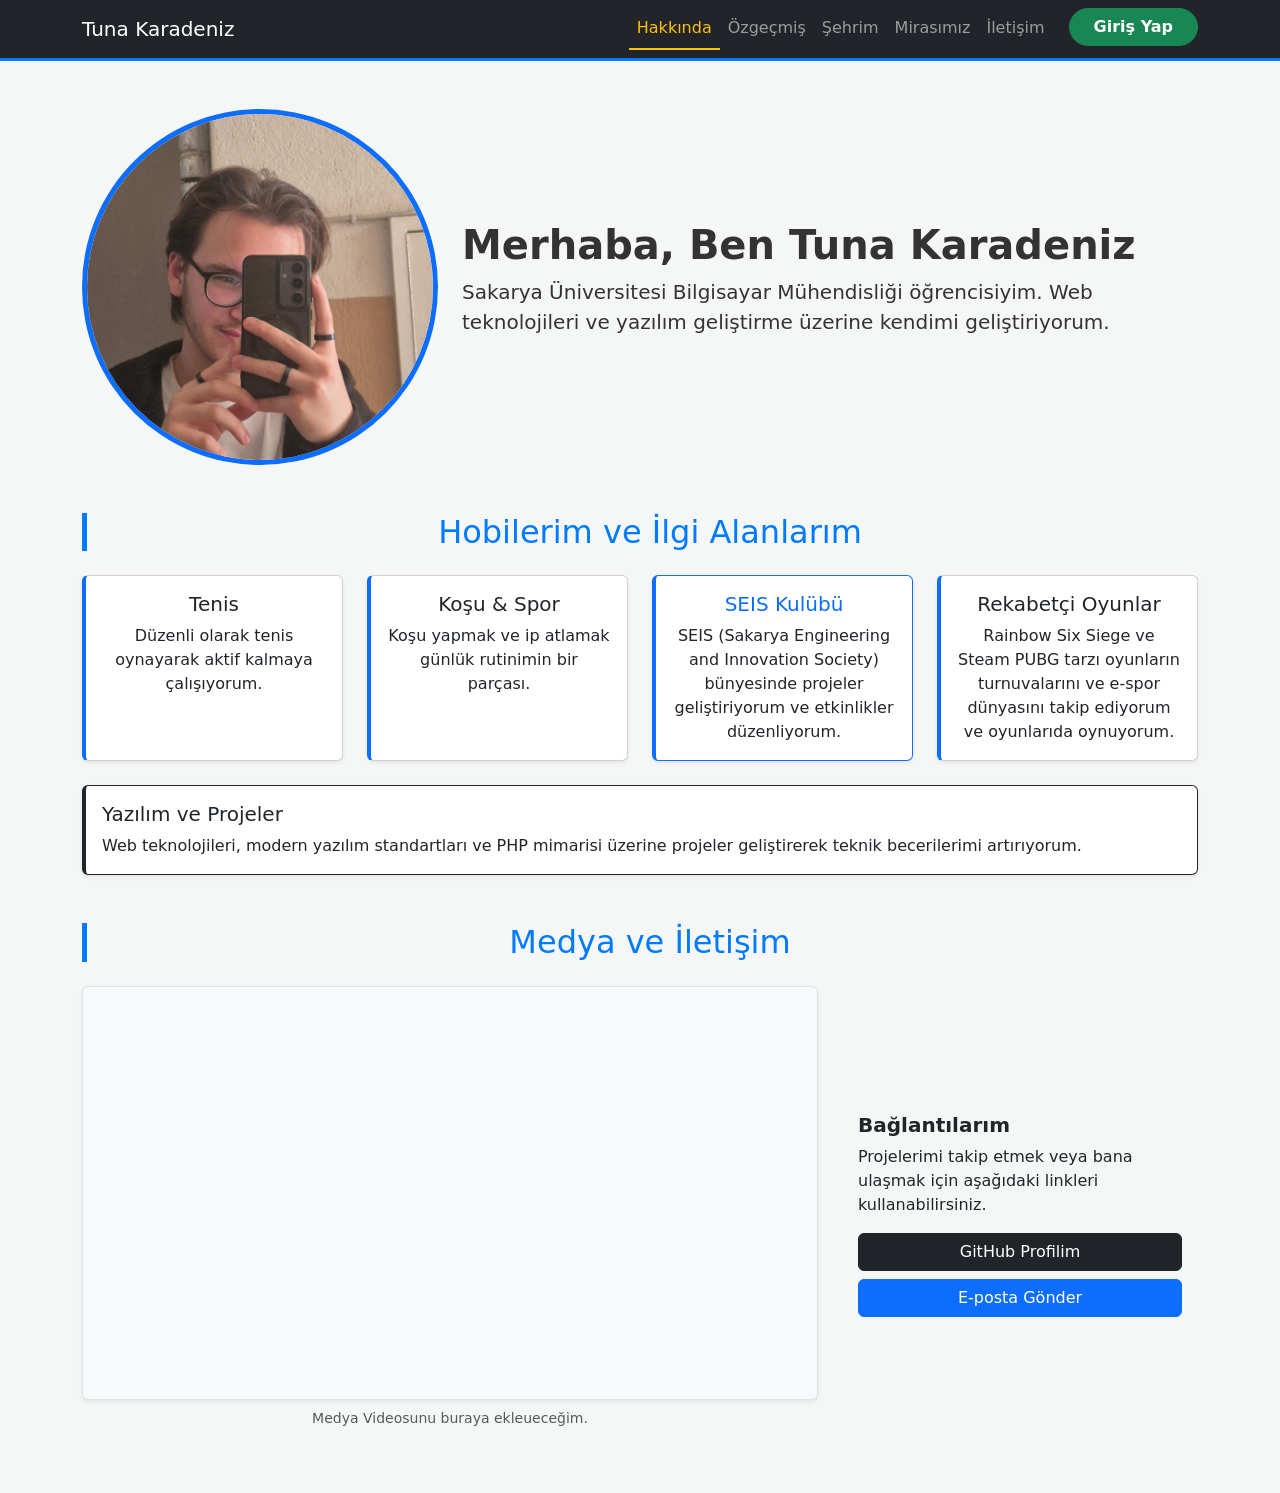
<file: index.html>
<!DOCTYPE html>
<html lang="tr">
<head>
    <meta charset="UTF-8">
    <meta name="viewport" content="width=device-width, initial-scale=1.0">
    <title>Hakkında | Tuna Karadeniz</title>
    <link href="https://cdn.jsdelivr.net/npm/bootstrap@5.3.0/dist/css/bootstrap.min.css" rel="stylesheet">
    <link rel="stylesheet" href="style.css">
</head>
<body>

    <header>
        <nav class="navbar navbar-expand-lg navbar-dark bg-dark">
            <div class="container">
                <a class="navbar-brand" href="index.html">Tuna Karadeniz</a>
                <div class="collapse navbar-collapse" id="navbarNav">
                    <ul class="navbar-nav ms-auto">
                        <li class="nav-item"><a class="nav-link active" href="index.html">Hakkında</a></li>
                        <li class="nav-item"><a class="nav-link" href="ozgecmis.html">Özgeçmiş</a></li>
                        <li class="nav-item"><a class="nav-link" href="sehrim.html">Şehrim</a></li>
                        <li class="nav-item"><a class="nav-link" href="mirasimiz.html">Mirasımız</a></li>
                        <li class="nav-item"><a class="nav-link" href="iletisim.html">İletişim</a></li>
                        <li class="nav-item ms-lg-3">
                            <a class="btn btn-success fw-bold px-4 text-white" href="login.php" style="border-radius: 20px;">Giriş Yap</a>
                        </li>
                    </ul>
                </div>
            </div>
        </nav>
    </header>

    <main class="container mt-5">
    <section id="hakkinda" class="mb-5">
        <div class="row align-items-center">
            <div class="col-md-4 text-center">
                <img src="fotoğraflar/ProfilFotoğrafım.jpeg" class="img-fluid rounded-circle border border-5 border-primary" alt="Tuna Karadeniz">
            </div>
            <div class="col-md-8">
                <h1 class="fw-bold">Merhaba, Ben Tuna Karadeniz</h1>
                <p class="lead">Sakarya Üniversitesi Bilgisayar Mühendisliği öğrencisiyim. Web teknolojileri ve yazılım geliştirme üzerine kendimi geliştiriyorum.</p>
            </div>
        </div>
    </section>

    <section id="hobiler" class="mb-5">
        <h2 class="text-center mb-4">Hobilerim ve İlgi Alanlarım</h2>
        <div class="row g-4">
            <div class="col-md-3">
                <div class="card h-100 shadow-sm">
                    <div class="card-body text-center">
                        <h5 class="card-title">Tenis</h5>
                        <p class="card-text">Düzenli olarak tenis oynayarak aktif kalmaya çalışıyorum.</p>
                    </div>
                </div>
            </div>
            <div class="col-md-3">
                <div class="card h-100 shadow-sm">
                    <div class="card-body text-center">
                        <h5 class="card-title">Koşu & Spor</h5>
                        <p class="card-text">Koşu yapmak ve ip atlamak günlük rutinimin bir parçası.</p>
                    </div>
                </div>
            </div>
            <div class="col-md-3">
                <div class="card h-100 shadow-sm border-primary">
                    <div class="card-body text-center">
                        <h5 class="card-title text-primary">SEIS Kulübü</h5>
                        <p class="card-text">SEIS (Sakarya Engineering and Innovation Society) bünyesinde projeler geliştiriyorum ve etkinlikler düzenliyorum.</p>
                    </div>
                </div>
            </div>
            <div class="col-md-3">
                <div class="card h-100 shadow-sm">
                    <div class="card-body text-center">
                        <h5 class="card-title">Rekabetçi Oyunlar</h5>
                        <p class="card-text">Rainbow Six Siege ve Steam PUBG tarzı oyunların turnuvalarını ve e-spor dünyasını takip ediyorum ve oyunlarıda oynuyorum.</p>
                    </div>
                </div>
            </div>
            
            <div class="col-md-12 mt-4">
                <div class="card h-100 shadow-sm border-dark">
                    <div class="card-body">
                        <h5 class="card-title">Yazılım ve Projeler</h5>
                        <p class="card-text">Web teknolojileri, modern yazılım standartları ve PHP mimarisi üzerine projeler geliştirerek teknik becerilerimi artırıyorum.</p>
                    </div>
                </div>
            </div>
        </div>
    </section>

    <section id="iletisim" class="mb-5">
        <h2 class="text-center mb-4">Medya ve İletişim</h2>
        <div class="row">
            <div class="col-md-8">
                <div class="ratio ratio-16x9 shadow-sm rounded overflow-hidden bg-light border">
                    <iframe src="" title="Tanıtım Videosu" allowfullscreen></iframe>
                    </div>
                <p class="text-muted mt-2 small text-center">Medya Videosunu buraya ekleueceğim.</p>
            </div>
            <div class="col-md-4 d-flex flex-column justify-content-center">
                <div class="card border-0 bg-transparent">
                    <div class="card-body">
                        <h5 class="fw-bold">Bağlantılarım</h5>
                        <p>Projelerimi takip etmek veya bana ulaşmak için aşağıdaki linkleri kullanabilirsiniz.</p>
                        <div class="d-grid gap-2">
                            <a href="https://github.com/TunaKaradenizz" class="btn btn-dark" target="_blank">GitHub Profilim</a>
                            <a href="mailto:tunakrdnz06@gmail.com" class="btn btn-primary">E-posta Gönder</a>
                        </div>
                    </div>
                </div>
            </div>
        </div>
    </section>
</main>
</body>
</html>
</file>
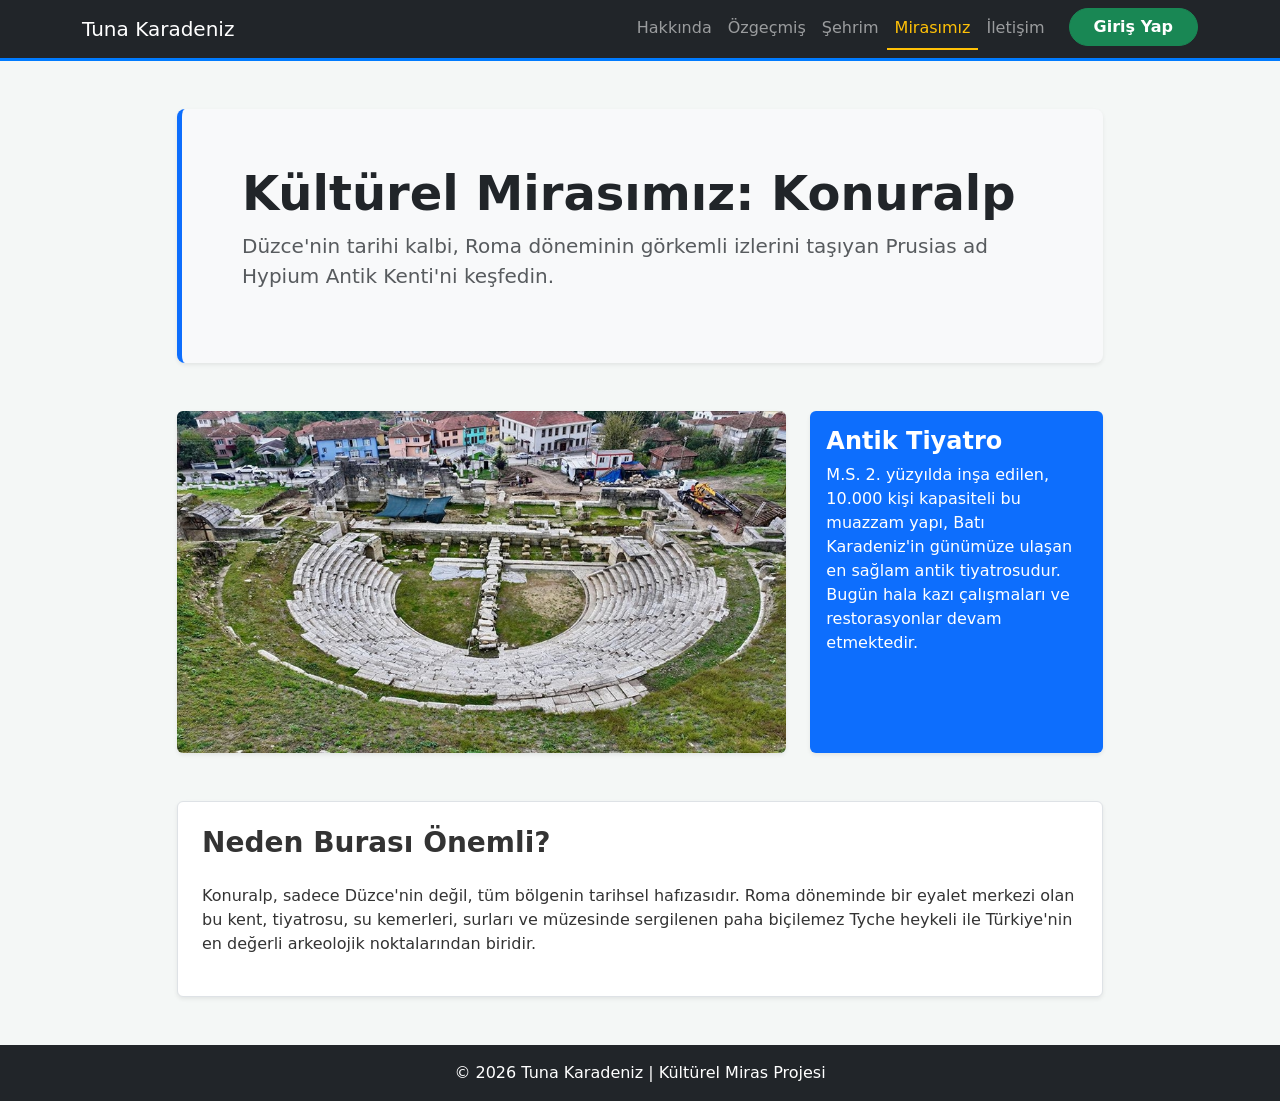
<file: mirasimiz.html>
<!DOCTYPE html>
<html lang="tr">
<head>
    <meta charset="UTF-8">
    <meta name="viewport" content="width=device-width, initial-scale=1.0">
    <title>Mirasımız | Konuralp Antik Kenti</title>
    <link href="https://cdn.jsdelivr.net/npm/bootstrap@5.3.0/dist/css/bootstrap.min.css" rel="stylesheet">
    <link rel="stylesheet" href="style.css">
</head>
<body>
    <header>
        <nav class="navbar navbar-expand-lg navbar-dark bg-dark">
            <div class="container">
                <a class="navbar-brand" href="index.html">Tuna Karadeniz</a>
                <div class="collapse navbar-collapse" id="navbarNav">
                    <ul class="navbar-nav ms-auto">
                        <li class="nav-item"><a class="nav-link" href="index.html">Hakkında</a></li>
                        <li class="nav-item"><a class="nav-link" href="ozgecmis.html">Özgeçmiş</a></li>
                        <li class="nav-item"><a class="nav-link" href="sehrim.html">Şehrim</a></li>
                        <li class="nav-item"><a class="nav-link active" href="mirasimiz.html">Mirasımız</a></li>
                        <li class="nav-item"><a class="nav-link" href="iletisim.html">İletişim</a></li>
                        <li class="nav-item ms-lg-3">
                            <a class="btn btn-success fw-bold px-4 text-white" href="login.php" style="border-radius: 20px;">Giriş Yap</a>
                        </li>
                    </ul>
                </div>
            </div>
        </nav>
    </header>

    <main class="container mt-5 mb-5">
        <div class="row">
            <div class="col-lg-10 mx-auto">
                <div class="p-5 mb-4 bg-light rounded-3 border-start border-primary border-5 shadow-sm">
                    <div class="container-fluid py-2">
                        <h1 class="display-5 fw-bold text-dark">Kültürel Mirasımız: Konuralp</h1>
                        <p class="col-md-12 fs-5 text-muted">Düzce'nin tarihi kalbi, Roma döneminin görkemli izlerini taşıyan Prusias ad Hypium Antik Kenti'ni keşfedin.</p>
                    </div>
                </div>

                <div class="row g-4 mt-2">
                    <div class="col-md-8">
                        <img src="fotoğraflar\konuralp_antik_kenti.png" class="img-fluid rounded shadow-sm" alt="Konuralp Antik Kenti">
                    </div>
                    <div class="col-md-4">
                        <div class="card h-100 border-0 shadow-sm bg-primary text-white p-3">
                            <h4 class="fw-bold">Antik Tiyatro</h4>
                            <p>M.S. 2. yüzyılda inşa edilen, 10.000 kişi kapasiteli bu muazzam yapı, Batı Karadeniz'in günümüze ulaşan en sağlam antik tiyatrosudur. Bugün hala kazı çalışmaları ve restorasyonlar devam etmektedir.</p>
                        </div>
                    </div>
                </div>

                <div class="mt-5 p-4 border rounded shadow-sm bg-white">
                    <h3 class="fw-bold mb-4">Neden Burası Önemli?</h3>
                    <p>Konuralp, sadece Düzce'nin değil, tüm bölgenin tarihsel hafızasıdır. Roma döneminde bir eyalet merkezi olan bu kent, tiyatrosu, su kemerleri, surları ve müzesinde sergilenen paha biçilemez Tyche heykeli ile Türkiye'nin en değerli arkeolojik noktalarından biridir.</p>
                </div>
            </div>
        </div>
    </main>

    <footer class="bg-dark text-white text-center py-3 mt-5">
        <p class="mb-0">&copy; 2026 Tuna Karadeniz | Kültürel Miras Projesi</p>
    </footer>

    <script src="https://cdn.jsdelivr.net/npm/bootstrap@5.3.0/dist/js/bootstrap.bundle.min.js"></script>
</body>
</html>
</file>
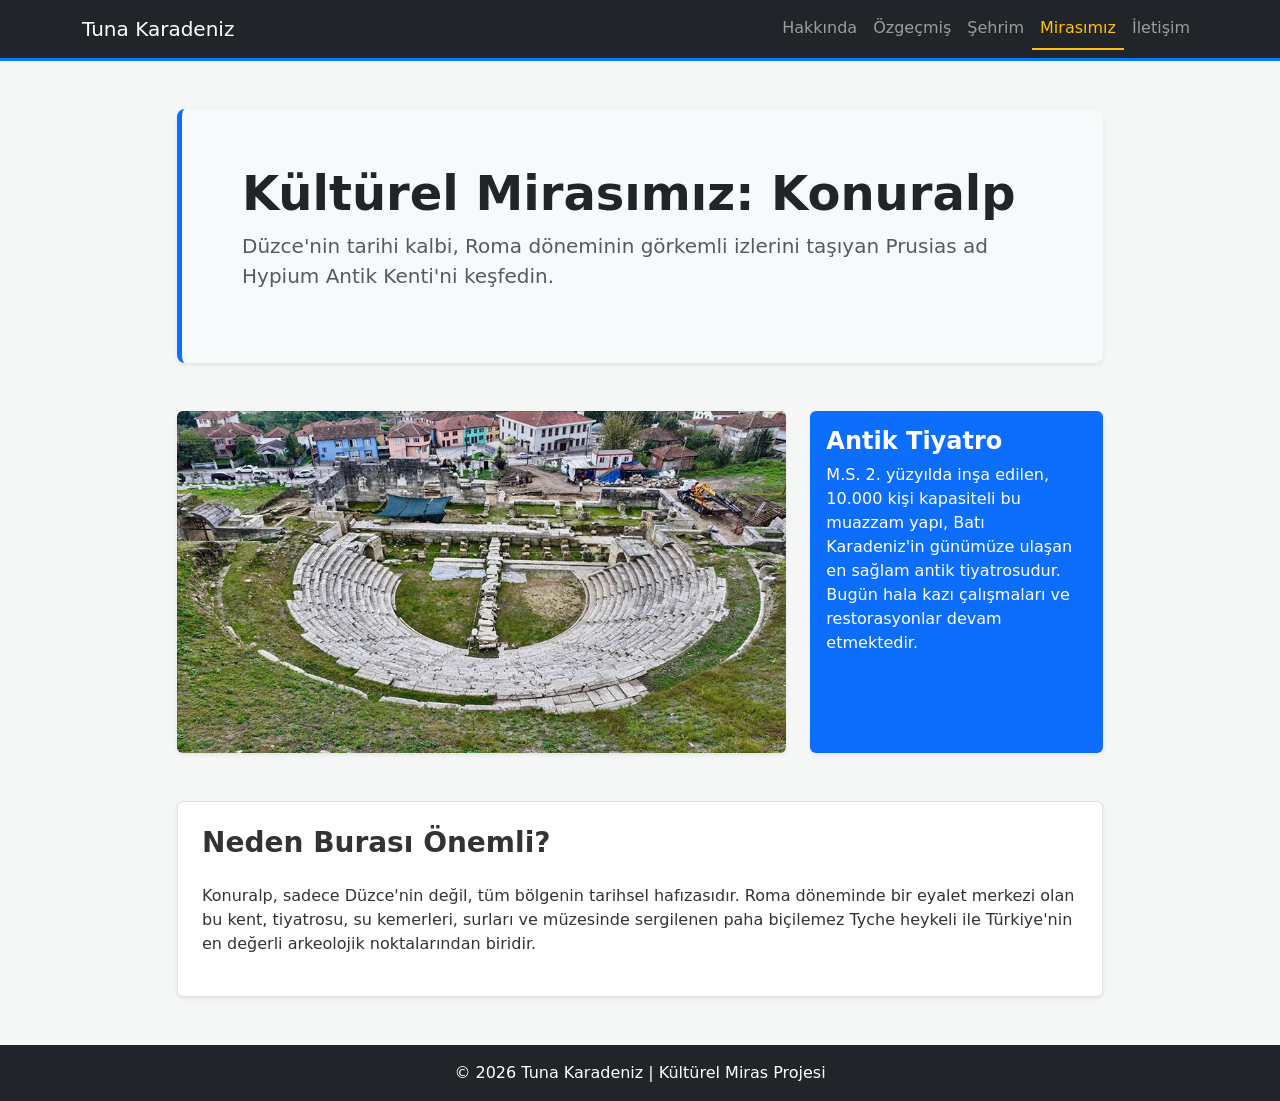
<file: mirasımız.html>
<!DOCTYPE html>
<html lang="tr">
<head>
    <meta charset="UTF-8">
    <meta name="viewport" content="width=device-width, initial-scale=1.0">
    <title>Mirasımız | Konuralp Antik Kenti</title>
    <link href="https://cdn.jsdelivr.net/npm/bootstrap@5.3.0/dist/css/bootstrap.min.css" rel="stylesheet">
    <link rel="stylesheet" href="style.css">
</head>
<body>
    <header>
        <nav class="navbar navbar-expand-lg navbar-dark bg-dark">
            <div class="container">
                <a class="navbar-brand" href="index.html">Tuna Karadeniz</a>
                <div class="collapse navbar-collapse" id="navbarNav">
                    <ul class="navbar-nav ms-auto">
                        <li class="nav-item"><a class="nav-link" href="index.html">Hakkında</a></li>
                        <li class="nav-item"><a class="nav-link" href="ozgecmis.html">Özgeçmiş</a></li>
                        <li class="nav-item"><a class="nav-link" href="sehrim.html">Şehrim</a></li>
                        <li class="nav-item"><a class="nav-link active" href="mirasimiz.html">Mirasımız</a></li>
                        <li class="nav-item"><a class="nav-link" href="iletisim.html">İletişim</a></li>
                    </ul>
                </div>
            </div>
        </nav>
    </header>

    <main class="container mt-5 mb-5">
        <div class="row">
            <div class="col-lg-10 mx-auto">
                <div class="p-5 mb-4 bg-light rounded-3 border-start border-primary border-5 shadow-sm">
                    <div class="container-fluid py-2">
                        <h1 class="display-5 fw-bold text-dark">Kültürel Mirasımız: Konuralp</h1>
                        <p class="col-md-12 fs-5 text-muted">Düzce'nin tarihi kalbi, Roma döneminin görkemli izlerini taşıyan Prusias ad Hypium Antik Kenti'ni keşfedin.</p>
                    </div>
                </div>

                <div class="row g-4 mt-2">
                    <div class="col-md-8">
                        <img src="konuralp_antik_kenti.png" class="img-fluid rounded shadow-sm" alt="Konuralp Antik Kenti">
                    </div>
                    <div class="col-md-4">
                        <div class="card h-100 border-0 shadow-sm bg-primary text-white p-3">
                            <h4 class="fw-bold">Antik Tiyatro</h4>
                            <p>M.S. 2. yüzyılda inşa edilen, 10.000 kişi kapasiteli bu muazzam yapı, Batı Karadeniz'in günümüze ulaşan en sağlam antik tiyatrosudur. Bugün hala kazı çalışmaları ve restorasyonlar devam etmektedir.</p>
                        </div>
                    </div>
                </div>

                <div class="mt-5 p-4 border rounded shadow-sm bg-white">
                    <h3 class="fw-bold mb-4">Neden Burası Önemli?</h3>
                    <p>Konuralp, sadece Düzce'nin değil, tüm bölgenin tarihsel hafızasıdır. Roma döneminde bir eyalet merkezi olan bu kent, tiyatrosu, su kemerleri, surları ve müzesinde sergilenen paha biçilemez Tyche heykeli ile Türkiye'nin en değerli arkeolojik noktalarından biridir.</p>
                </div>
            </div>
        </div>
    </main>

    <footer class="bg-dark text-white text-center py-3 mt-5">
        <p class="mb-0">&copy; 2026 Tuna Karadeniz | Kültürel Miras Projesi</p>
    </footer>

    <script src="https://cdn.jsdelivr.net/npm/bootstrap@5.3.0/dist/js/bootstrap.bundle.min.js"></script>
</body>
</html>
</file>
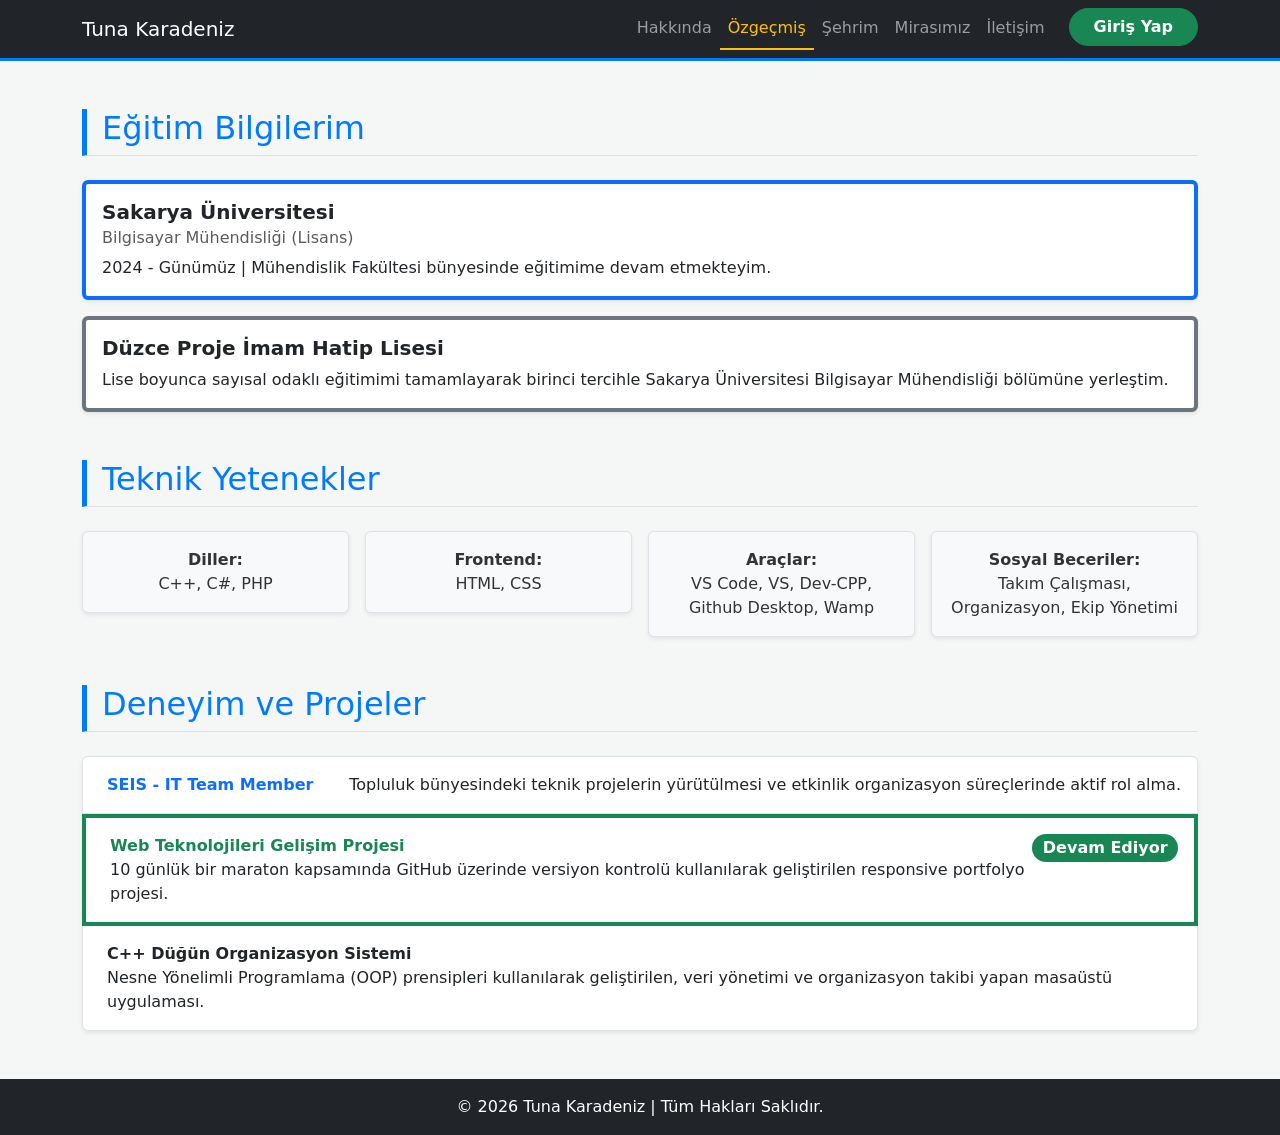
<file: ozgecmis.html>
<!DOCTYPE html>
<html lang="tr">
<head>
    <meta charset="UTF-8">
    <meta name="viewport" content="width=device-width, initial-scale=1.0">
    <title>Özgeçmiş | Tuna Karadeniz</title>
    <link href="https://cdn.jsdelivr.net/npm/bootstrap@5.3.0/dist/css/bootstrap.min.css" rel="stylesheet">
    <link rel="stylesheet" href="style.css">
</head>
<body>

    <header>
        <nav class="navbar navbar-expand-lg navbar-dark bg-dark">
            <div class="container">
                <a class="navbar-brand" href="index.html">Tuna Karadeniz</a>
                <div class="collapse navbar-collapse" id="navbarNav">
                    <ul class="navbar-nav ms-auto">
                        <li class="nav-item"><a class="nav-link" href="index.html">Hakkında</a></li>
                        <li class="nav-item"><a class="nav-link active" href="ozgecmis.html">Özgeçmiş</a></li>
                        <li class="nav-item"><a class="nav-link" href="sehrim.html">Şehrim</a></li>
                        <li class="nav-item"><a class="nav-link" href="mirasimiz.html">Mirasımız</a></li>
                        <li class="nav-item"><a class="nav-link" href="iletisim.html">İletişim</a></li>
                        <li class="nav-item ms-lg-3">
                            <a class="btn btn-success fw-bold px-4 text-white" href="login.php" style="border-radius: 20px;">Giriş Yap</a>
                        </li>
                    </ul>
                </div>
            </div>
        </nav>
    </header>

    <main class="container mt-5">
        <section id="egitim" class="mb-5">
            <h2 class="border-bottom pb-2 mb-4">Eğitim Bilgilerim</h2>
            <article class="card mb-3 shadow-sm border-start border-primary border-4">
                <div class="card-body">
                    <h5 class="card-title fw-bold">Sakarya Üniversitesi</h5>
                    <h6 class="card-subtitle mb-2 text-muted">Bilgisayar Mühendisliği (Lisans)</h6>
                    <p class="card-text">2024 - Günümüz | Mühendislik Fakültesi bünyesinde eğitimime devam etmekteyim.</p>
                </div>
            </article>
            <article class="card mb-3 shadow-sm border-start border-secondary border-4">
                <div class="card-body">
                    <h5 class="card-title fw-bold">Düzce Proje İmam Hatip Lisesi</h5>
                    <p class="card-text">Lise boyunca sayısal odaklı eğitimimi tamamlayarak birinci tercihle Sakarya Üniversitesi Bilgisayar Mühendisliği bölümüne yerleştim.</p>
                </div>
            </article>
        </section>

        <section id="yetenekler" class="mb-5">
            <h2 class="border-bottom pb-2 mb-4">Teknik Yetenekler</h2>
            <div class="row g-3">
                <div class="col-md-6 col-lg-3">
                    <div class="p-3 bg-light border rounded shadow-sm text-center">
                        <strong>Diller:</strong><br> C++, C#, PHP 
                    </div>
                </div>
                <div class="col-md-6 col-lg-3">
                    <div class="p-3 bg-light border rounded shadow-sm text-center">
                        <strong>Frontend:</strong><br> HTML, CSS 
                    </div>
                </div>
                <div class="col-md-6 col-lg-3">
                    <div class="p-3 bg-light border rounded shadow-sm text-center">
                        <strong>Araçlar:</strong><br> VS Code, VS, Dev-CPP, Github Desktop, Wamp
                    </div>
                </div>
                <div class="col-md-6 col-lg-3">
                    <div class="p-3 bg-light border rounded shadow-sm text-center h-100">
                        <strong>Sosyal Beceriler:</strong><br>Takım Çalışması, Organizasyon, Ekip Yönetimi
                    </div>
                </div>
            </div>
        </section>

        <section id="deneyim" class="mb-5">
            <h2 class="border-bottom pb-2 mb-4">Deneyim ve Projeler</h2>
            <ul class="list-group shadow-sm">
                <li class="list-group-item d-flex justify-content-between align-items-start p-3">
                    <div class="ms-2 me-auto">
                        <div class="fw-bold text-primary">SEIS - IT Team Member</div>
                    </div>
                    Topluluk bünyesindeki teknik projelerin yürütülmesi ve etkinlik organizasyon süreçlerinde aktif rol alma.
                    </div>
                </li>
                <li class="list-group-item d-flex justify-content-between align-items-start p-3 border-start border-success border-4">
                    <div class="ms-2 me-auto">
                        <div class="fw-bold text-success">Web Teknolojileri Gelişim Projesi</div>
                         10 günlük bir maraton kapsamında GitHub üzerinde versiyon kontrolü kullanılarak geliştirilen responsive portfolyo projesi.
                    </div>
                    <span class="badge bg-success rounded-pill">Devam Ediyor</span>
                </li>
                <li class="list-group-item d-flex justify-content-between align-items-start p-3">
                    <div class="ms-2 me-auto">
                        <div class="fw-bold">C++ Düğün Organizasyon Sistemi</div>
                        Nesne Yönelimli Programlama (OOP) prensipleri kullanılarak geliştirilen, veri yönetimi ve organizasyon takibi yapan masaüstü uygulaması.
                    </div>
                </li>
            </ul>
        </section>
    </main>

    <footer class="bg-dark text-white text-center py-3 mt-5">
        <p class="mb-0">&copy; 2026 Tuna Karadeniz | Tüm Hakları Saklıdır.</p>
    </footer>

    <script src="https://cdn.jsdelivr.net/npm/bootstrap@5.3.0/dist/js/bootstrap.bundle.min.js"></script>
</body>
</html>
</file>
<file: style.css>
/* Harici Stil Yönetimi */
body {
    background-color: #f4f7f6;
    color: #333;
}

header nav {
    border-bottom: 3px solid #007bff;
}

section h2 {
    color: #007bff;
    border-left: 5px solid #007bff;
    padding-left: 15px;
}
/* Özgeçmiş Sayfası Ekleri */
.badge {
    font-size: 1rem;
    transition: transform 0.3s ease;
}

.badge:hover {
    transform: scale(1.05);
    background-color: #0d6efd !important;
}

.card {
    border-left: 4px solid #0d6efd;
}
/* Carousel fotoğraflarını sabitleme */
.carousel-item img {
    height: 500px; /* Tüm fotoğraflar 500px boyunda olacak */
    object-fit: cover; /* Fotoğrafı sünnetmeden kutuya sığdırır, fazlasını kırpar */
}
.navbar-nav .nav-link.active {
    color: #ffc107 !important; /* Aktif olan linki sarı yapar (Örn: Bootstrap Warning rengi) */
    border-bottom: 2px solid #ffc107; /* Altına bir çizgi çeker */
}

/* Mobilde resim boyunu biraz küçültelim ki ekranı kaplamasın */
@media (max-width: 768px) {
    #duzceCarousel .carousel-item img {
        height: 300px;
    }
}
/* Carousel Resimlerini Sabitleme */
#duzceCarousel .carousel-item img {
    height: 500px;
    object-fit: cover;
    width: 100%;
}

/* Gezilecek Yerler Kutu Efekti */
.feature-box {
    background-color: #f8f9fa;
    transition: all 0.3s ease;
    cursor: default;
}

.feature-box:hover {
    background-color: #ffffff;
    transform: translateY(-5px); /* Yukarı kalkma efekti */
    border-color: #0d6efd !important; /* Mavi çerçeve */
    box-shadow: 0 10px 20px rgba(0,0,0,0.1) !important;
}

/* Sayfa altındaki footer'ın içeriği kapatmaması için */
footer {
    margin-top: 50px;
}
#sehir-kunye .card {
    transition: transform 0.3s ease;
}

#sehir-kunye .bg-white {
    border: 1px solid rgba(0,0,0,0.05);
}

#sehir-kunye .bi {
    display: block;
    margin-bottom: 5px;
}

/* Alt taraftaki küçük görsellerin boyutu */
.sehir-mini-img {
    height: 160px;
    object-fit: cover;
}

/* Kartların üzerine gelince hafifçe yükselmesi */
.destination-card {
    transition: all 0.3s ease;
    border-radius: 12px !important;
    overflow: hidden;
}

.destination-card:hover {
    transform: translateY(-8px);
    box-shadow: 0 15px 30px rgba(0,0,0,0.1) !important;
}

.destination-card .card-body {
    padding: 1.2rem;
}

.destination-card .badge {
    font-size: 0.75rem;
    letter-spacing: 0.5px;
}
.hobi-img {
    width: 100% !important; /* Sütun genişliğine zorla */
    height: 250px !important; /* Hepsini 250px yapalım */
    object-fit: cover; /* Resmi basmadan, kutuya sığacak şekilde kırp */
    border-radius: 10px;
}
/* İlgi Alanlarım Sayfası Özel Stilleri */
.movie-card { 
    transition: transform 0.3s; 
    border: none; 
}

.movie-card:hover { 
    transform: translateY(-10px); 
    box-shadow: 0 10px 20px rgba(0,0,0,0.1); 
}

.movie-img { 
    height: 350px; 
    object-fit: cover; 
}

/* Spinner (Yükleniyor) hizalaması */
#yukleniyor {
    min-height: 200px;
    display: flex;
    flex-direction: column;
    justify-content: center;
    align-items: center;
}
</file>
